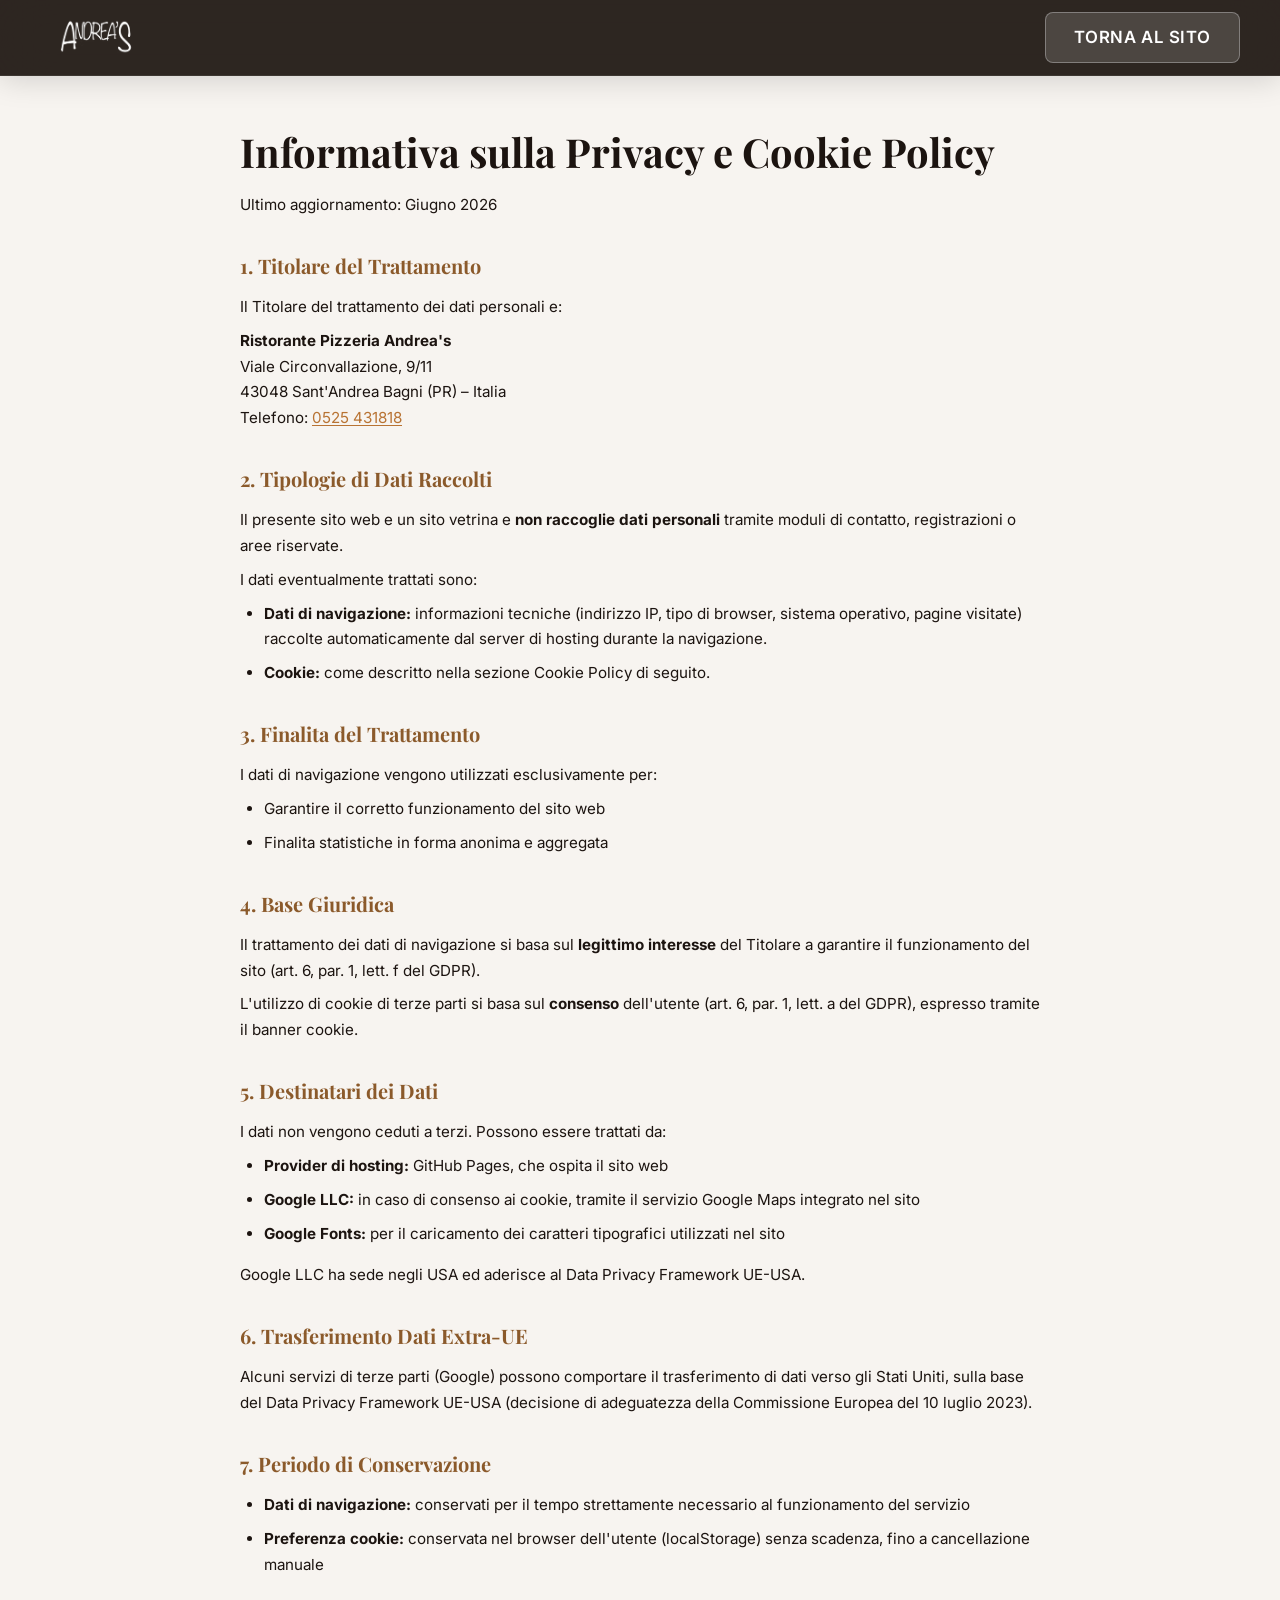
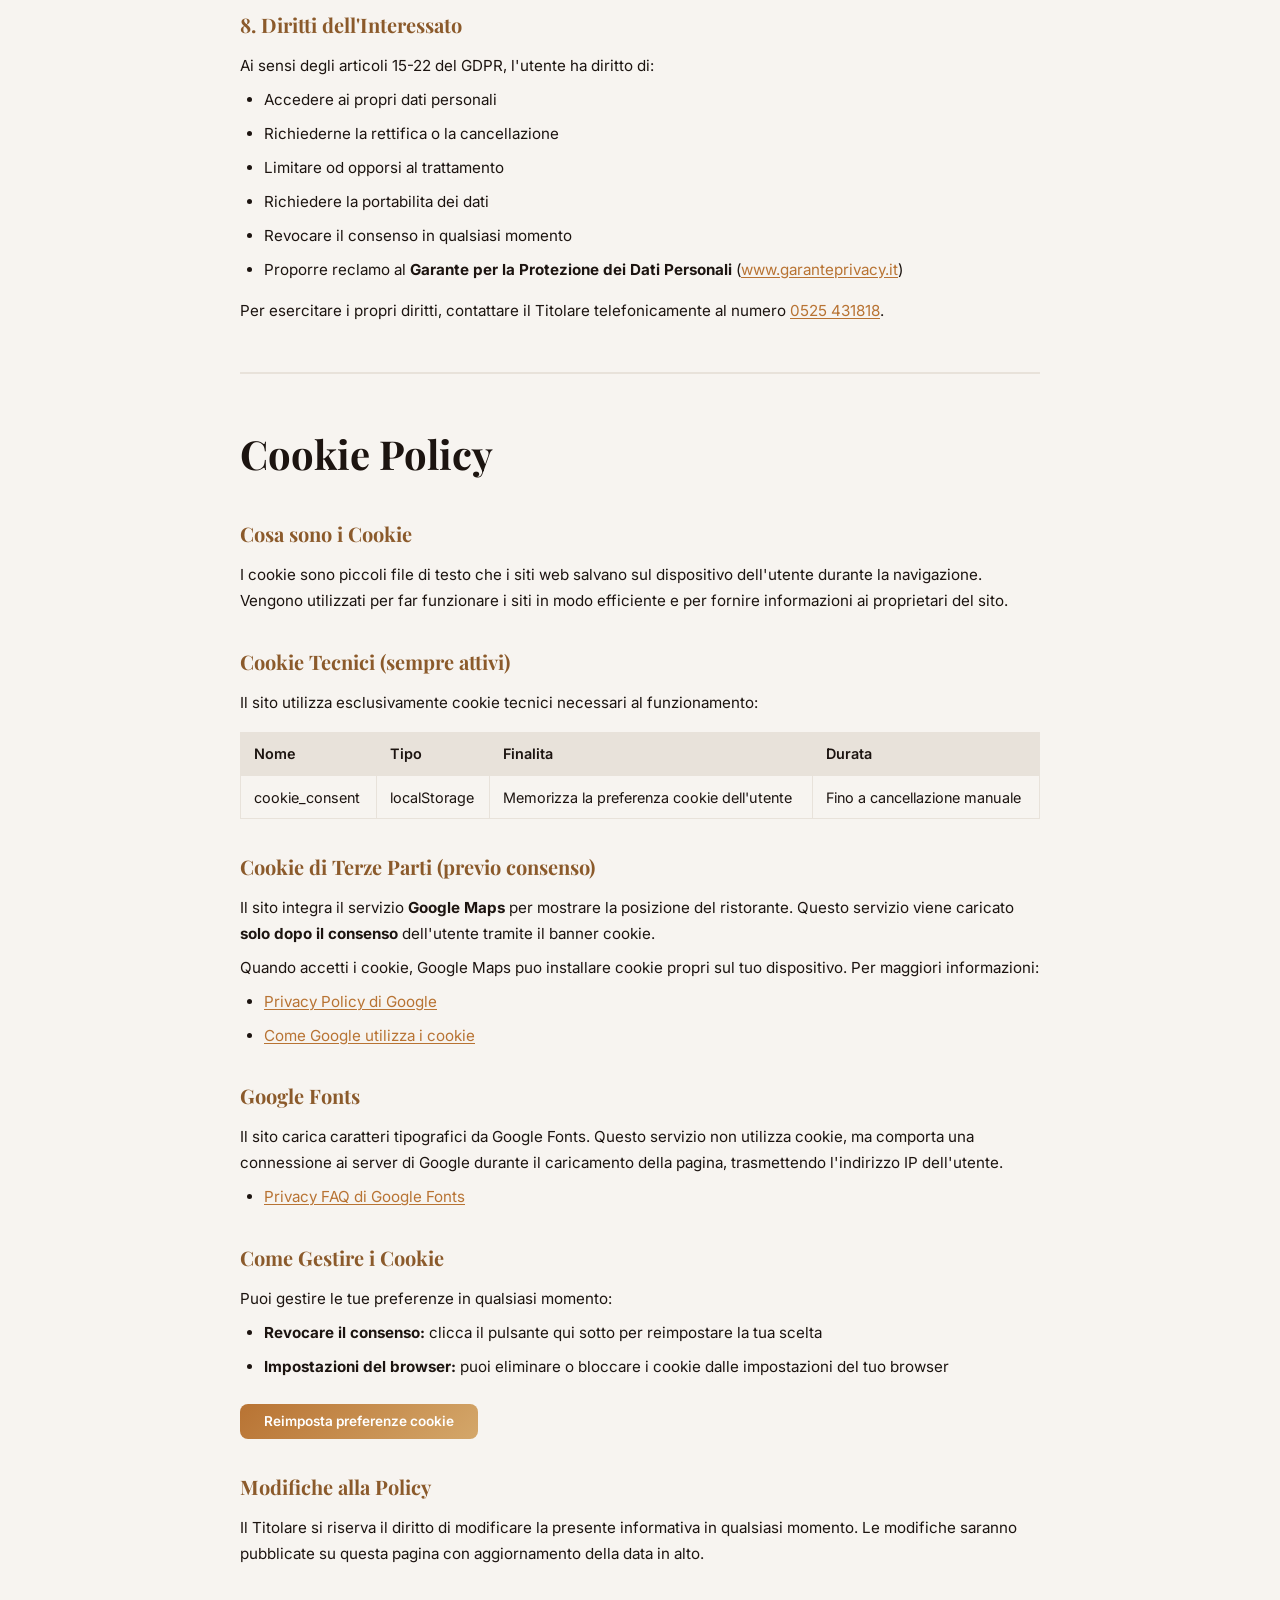
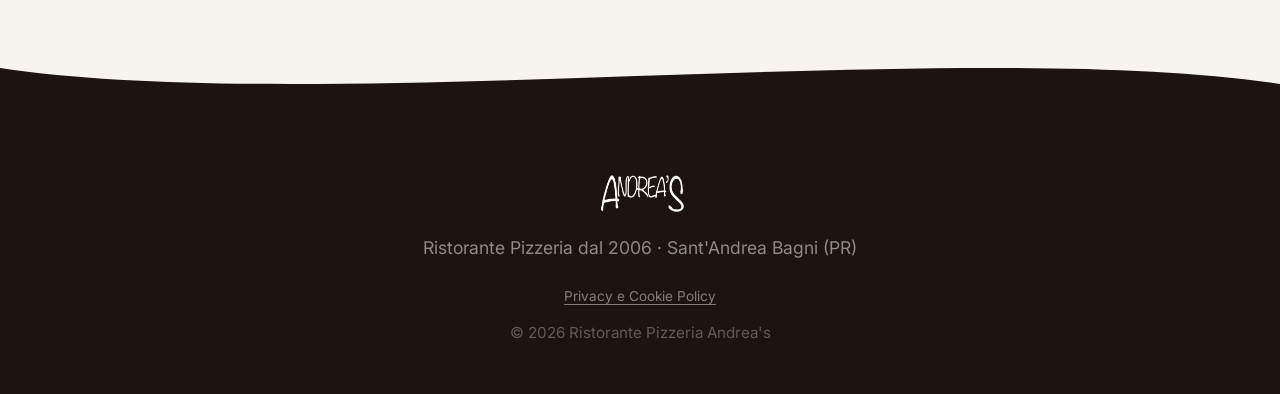
<file: privacy.html>
<!DOCTYPE html>
<html lang="it">
<head>
  <meta charset="UTF-8">
  <meta name="viewport" content="width=device-width, initial-scale=1.0">
  <title>Privacy e Cookie Policy – Ristorante Pizzeria Andrea's</title>
  <meta name="description" content="Informativa sulla privacy e cookie policy del Ristorante Pizzeria Andrea's a Sant'Andrea Bagni (PR).">
  <meta name="robots" content="noindex, nofollow">
  <meta name="theme-color" content="#B87333">
  <link rel="icon" href="data:image/svg+xml,<svg xmlns='http://www.w3.org/2000/svg' viewBox='0 0 100 100'><text y='.9em' font-size='90'>🍕</text></svg>">
  <link rel="preconnect" href="https://fonts.googleapis.com">
  <link rel="preconnect" href="https://fonts.gstatic.com" crossorigin>
  <link href="https://fonts.googleapis.com/css2?family=Playfair+Display:wght@700&family=Inter:wght@300;400;500;600;700&display=swap" rel="stylesheet">
  <link rel="stylesheet" href="style.css">
</head>
<body>

  <!-- Navigation -->
  <nav class="floating-nav scrolled" id="navbar">
    <div class="nav-container">
      <a href="index.html" class="nav-logo">
        <img src="images/logo.png" alt="Andrea's" class="nav-logo-img">
      </a>
      <div class="nav-right">
        <a href="index.html" class="nav-cta">Torna al sito</a>
      </div>
    </div>
  </nav>

  <main class="main-container privacy-page">

    <section class="privacy-section">
      <h1>Informativa sulla Privacy e Cookie Policy</h1>
      <p class="privacy-update">Ultimo aggiornamento: Giugno 2026</p>

      <h2>1. Titolare del Trattamento</h2>
      <p>Il Titolare del trattamento dei dati personali e:</p>
      <p>
        <strong>Ristorante Pizzeria Andrea's</strong><br>
        Viale Circonvallazione, 9/11<br>
        43048 Sant'Andrea Bagni (PR) – Italia<br>
        Telefono: <a href="tel:+390525431818">0525 431818</a>
      </p>

      <h2>2. Tipologie di Dati Raccolti</h2>
      <p>Il presente sito web e un sito vetrina e <strong>non raccoglie dati personali</strong> tramite moduli di contatto, registrazioni o aree riservate.</p>
      <p>I dati eventualmente trattati sono:</p>
      <ul>
        <li><strong>Dati di navigazione:</strong> informazioni tecniche (indirizzo IP, tipo di browser, sistema operativo, pagine visitate) raccolte automaticamente dal server di hosting durante la navigazione.</li>
        <li><strong>Cookie:</strong> come descritto nella sezione Cookie Policy di seguito.</li>
      </ul>

      <h2>3. Finalita del Trattamento</h2>
      <p>I dati di navigazione vengono utilizzati esclusivamente per:</p>
      <ul>
        <li>Garantire il corretto funzionamento del sito web</li>
        <li>Finalita statistiche in forma anonima e aggregata</li>
      </ul>

      <h2>4. Base Giuridica</h2>
      <p>Il trattamento dei dati di navigazione si basa sul <strong>legittimo interesse</strong> del Titolare a garantire il funzionamento del sito (art. 6, par. 1, lett. f del GDPR).</p>
      <p>L'utilizzo di cookie di terze parti si basa sul <strong>consenso</strong> dell'utente (art. 6, par. 1, lett. a del GDPR), espresso tramite il banner cookie.</p>

      <h2>5. Destinatari dei Dati</h2>
      <p>I dati non vengono ceduti a terzi. Possono essere trattati da:</p>
      <ul>
        <li><strong>Provider di hosting:</strong> GitHub Pages, che ospita il sito web</li>
        <li><strong>Google LLC:</strong> in caso di consenso ai cookie, tramite il servizio Google Maps integrato nel sito</li>
        <li><strong>Google Fonts:</strong> per il caricamento dei caratteri tipografici utilizzati nel sito</li>
      </ul>
      <p>Google LLC ha sede negli USA ed aderisce al Data Privacy Framework UE-USA.</p>

      <h2>6. Trasferimento Dati Extra-UE</h2>
      <p>Alcuni servizi di terze parti (Google) possono comportare il trasferimento di dati verso gli Stati Uniti, sulla base del Data Privacy Framework UE-USA (decisione di adeguatezza della Commissione Europea del 10 luglio 2023).</p>

      <h2>7. Periodo di Conservazione</h2>
      <ul>
        <li><strong>Dati di navigazione:</strong> conservati per il tempo strettamente necessario al funzionamento del servizio</li>
        <li><strong>Preferenza cookie:</strong> conservata nel browser dell'utente (localStorage) senza scadenza, fino a cancellazione manuale</li>
      </ul>

      <h2>8. Diritti dell'Interessato</h2>
      <p>Ai sensi degli articoli 15-22 del GDPR, l'utente ha diritto di:</p>
      <ul>
        <li>Accedere ai propri dati personali</li>
        <li>Richiederne la rettifica o la cancellazione</li>
        <li>Limitare od opporsi al trattamento</li>
        <li>Richiedere la portabilita dei dati</li>
        <li>Revocare il consenso in qualsiasi momento</li>
        <li>Proporre reclamo al <strong>Garante per la Protezione dei Dati Personali</strong> (<a href="https://www.garanteprivacy.it" target="_blank" rel="noopener noreferrer">www.garanteprivacy.it</a>)</li>
      </ul>
      <p>Per esercitare i propri diritti, contattare il Titolare telefonicamente al numero <a href="tel:+390525431818">0525 431818</a>.</p>

      <hr class="privacy-divider">

      <h1 id="cookie-policy">Cookie Policy</h1>

      <h2>Cosa sono i Cookie</h2>
      <p>I cookie sono piccoli file di testo che i siti web salvano sul dispositivo dell'utente durante la navigazione. Vengono utilizzati per far funzionare i siti in modo efficiente e per fornire informazioni ai proprietari del sito.</p>

      <h2>Cookie Tecnici (sempre attivi)</h2>
      <p>Il sito utilizza esclusivamente cookie tecnici necessari al funzionamento:</p>
      <table class="cookie-table">
        <thead>
          <tr>
            <th>Nome</th>
            <th>Tipo</th>
            <th>Finalita</th>
            <th>Durata</th>
          </tr>
        </thead>
        <tbody>
          <tr>
            <td>cookie_consent</td>
            <td>localStorage</td>
            <td>Memorizza la preferenza cookie dell'utente</td>
            <td>Fino a cancellazione manuale</td>
          </tr>
        </tbody>
      </table>

      <h2>Cookie di Terze Parti (previo consenso)</h2>
      <p>Il sito integra il servizio <strong>Google Maps</strong> per mostrare la posizione del ristorante. Questo servizio viene caricato <strong>solo dopo il consenso</strong> dell'utente tramite il banner cookie.</p>
      <p>Quando accetti i cookie, Google Maps puo installare cookie propri sul tuo dispositivo. Per maggiori informazioni:</p>
      <ul>
        <li><a href="https://policies.google.com/privacy" target="_blank" rel="noopener noreferrer">Privacy Policy di Google</a></li>
        <li><a href="https://policies.google.com/technologies/cookies" target="_blank" rel="noopener noreferrer">Come Google utilizza i cookie</a></li>
      </ul>

      <h2>Google Fonts</h2>
      <p>Il sito carica caratteri tipografici da Google Fonts. Questo servizio non utilizza cookie, ma comporta una connessione ai server di Google durante il caricamento della pagina, trasmettendo l'indirizzo IP dell'utente.</p>
      <ul>
        <li><a href="https://developers.google.com/fonts/faq/privacy" target="_blank" rel="noopener noreferrer">Privacy FAQ di Google Fonts</a></li>
      </ul>

      <h2>Come Gestire i Cookie</h2>
      <p>Puoi gestire le tue preferenze in qualsiasi momento:</p>
      <ul>
        <li><strong>Revocare il consenso:</strong> clicca il pulsante qui sotto per reimpostare la tua scelta</li>
        <li><strong>Impostazioni del browser:</strong> puoi eliminare o bloccare i cookie dalle impostazioni del tuo browser</li>
      </ul>
      <div class="cookie-reset-wrap">
        <button class="cookie-btn cookie-btn-accept" id="cookieReset">Reimposta preferenze cookie</button>
      </div>

      <h2>Modifiche alla Policy</h2>
      <p>Il Titolare si riserva il diritto di modificare la presente informativa in qualsiasi momento. Le modifiche saranno pubblicate su questa pagina con aggiornamento della data in alto.</p>
    </section>

  </main>

  <!-- Wave separator before footer -->
  <div class="wave-separator">
    <svg viewBox="0 0 1440 100" preserveAspectRatio="none">
      <path d="M0,40 C360,100 1080,0 1440,60 L1440,100 L0,100 Z" fill="#1C1410"/>
    </svg>
  </div>

  <!-- Footer -->
  <footer class="footer">
    <div class="footer-inner">
      <img src="images/logo.png" alt="Andrea's" class="footer-logo-img">
      <p>Ristorante Pizzeria dal 2006 · Sant'Andrea Bagni (PR)</p>
      <div class="footer-links">
        <a href="privacy.html">Privacy e Cookie Policy</a>
      </div>
      <span class="footer-copy">&copy; <span id="copyrightYear"></span> Ristorante Pizzeria Andrea's</span>
    </div>
  </footer>

  <script>
    // Copyright year
    var y = document.getElementById('copyrightYear');
    if (y) y.textContent = new Date().getFullYear();

    // Cookie reset button
    var resetBtn = document.getElementById('cookieReset');
    if (resetBtn) {
      resetBtn.addEventListener('click', function() {
        try { localStorage.removeItem('cookie_consent'); } catch(e) {}
        alert('Preferenze cookie reimpostate. Il banner apparira al prossimo caricamento della pagina principale.');
      });
    }
  </script>
</body>
</html>
</file>
<file: style.css>
/* ========== RESET & BASE ========== */
* { margin: 0; padding: 0; box-sizing: border-box; }

:root {
  --primary: #B87333;
  --primary-dark: #8B5A2B;
  --primary-light: #D4A76A;
  --accent: #C49A6C;
  --dark: #1C1410;
  --dark-soft: #2A1F17;
  --gray: #7A7068;
  --gray-light: #E8E2DA;
  --light: #F7F4F0;
  --white: #FFFFFF;
  --olive: #6B7B3A;
  --shadow-sm: 0 2px 8px rgba(0,0,0,0.06);
  --shadow-md: 0 4px 20px rgba(0,0,0,0.10);
  --shadow-lg: 0 8px 32px rgba(0,0,0,0.14);
  --shadow-xl: 0 16px 48px rgba(0,0,0,0.18);
  --gradient-primary: linear-gradient(135deg, var(--primary) 0%, var(--primary-light) 100%);
  --gradient-dark: linear-gradient(135deg, #1C1410 0%, #2A1F17 100%);
  --transition: all 0.3s cubic-bezier(0.4, 0, 0.2, 1);
}

html { scroll-behavior: smooth; overflow-x: hidden; }

body {
  font-family: 'Inter', sans-serif;
  line-height: 1.6;
  color: var(--dark);
  background: var(--light);
  overflow-x: hidden;
  overflow-y: auto;
}

a { text-decoration: none; color: inherit; transition: var(--transition); }

.main-container {
  max-width: 1400px;
  margin: 0 auto;
  padding: 0 1.5rem;
}

/* ========== FLOATING NAV ========== */
.floating-nav {
  position: fixed;
  top: 0;
  left: 0;
  right: 0;
  z-index: 1000;
  transition: background 0.4s ease, box-shadow 0.4s ease, border-color 0.4s ease;
}

.nav-container {
  background: transparent;
  padding: 1rem 2.5rem;
  display: flex;
  justify-content: space-between;
  align-items: center;
  border-bottom: 1px solid transparent;
  transition: background 0.4s ease, padding 0.4s ease, border-color 0.4s ease, box-shadow 0.4s ease;
}

/* Scrolled state: frosted glass */
.floating-nav.scrolled .nav-container {
  background: rgba(28,20,16,0.92);
  backdrop-filter: blur(24px);
  -webkit-backdrop-filter: blur(24px);
  padding: 0.65rem 2.5rem;
  border-bottom: 1px solid rgba(255,255,255,0.08);
  box-shadow: 0 4px 30px rgba(0,0,0,0.15);
}

/* ---- Logo ---- */
.nav-logo {
  display: flex;
  align-items: center;
  gap: 0.6rem;
  cursor: pointer;
  text-decoration: none;
}

.nav-logo-icon {
  font-size: 1.2rem;
  display: flex;
  align-items: center;
  justify-content: center;
  width: 34px;
  height: 34px;
  background: rgba(255,255,255,0.15);
  border: 1px solid rgba(255,255,255,0.25);
  border-radius: 10px;
  line-height: 1;
  transition: var(--transition);
}

.floating-nav.scrolled .nav-logo-icon {
  background: rgba(255,255,255,0.2);
  border-color: rgba(255,255,255,0.3);
}

.nav-logo-img {
  height: 70px;
  width: auto;
  display: block;
  filter: brightness(0) invert(1);
  transition: opacity 0.3s ease, transform 0.3s ease, height 0.3s ease;
}

.floating-nav.scrolled .nav-logo-img {
  height: 54px;
}

.nav-logo:hover .nav-logo-img { opacity: 0.85; transform: scale(1.03); }

/* ---- Nav links ---- */
.nav-menu {
  display: none;
  list-style: none;
  align-items: center;
  gap: 0.25rem;
}

.nav-menu li a {
  color: rgba(255,255,255,0.75);
  font-weight: 600;
  font-size: 0.88rem;
  padding: 0.5rem 0.85rem;
  border-radius: 8px;
  white-space: nowrap;
  display: flex;
  align-items: center;
  gap: 0.5rem;
  transition: var(--transition);
  position: relative;
  text-transform: uppercase;
  letter-spacing: 0.08em;
}

.floating-nav.scrolled .nav-menu li a {
  color: rgba(255,255,255,0.75);
}

.nav-icon { font-size: 1.1rem; display: none; }

.nav-menu li a::after {
  content: '';
  position: absolute;
  bottom: 2px;
  left: 50%;
  width: 0;
  height: 2px;
  background: var(--white);
  border-radius: 2px;
  transition: width 0.3s ease, left 0.3s ease, background 0.4s ease;
}

.floating-nav.scrolled .nav-menu li a::after {
  background: var(--white);
}

.nav-menu li a:hover {
  color: var(--white);
  background: rgba(255,255,255,0.1);
}

.floating-nav.scrolled .nav-menu li a:hover {
  color: var(--white);
  background: rgba(255,255,255,0.1);
}

.nav-menu li a.active {
  color: var(--white);
}

.floating-nav.scrolled .nav-menu li a.active {
  color: var(--white);
}

.nav-menu li a:hover::after,
.nav-menu li a.active::after {
  width: 50%;
  left: 25%;
}

/* ---- CTA ---- */
.nav-right {
  display: flex;
  align-items: center;
  gap: 1rem;
}

.nav-cta {
  display: inline-flex;
  align-items: center;
  gap: 0.4rem;
  background: rgba(255,255,255,0.15) !important;
  border: 1px solid rgba(255,255,255,0.3);
  color: var(--white) !important;
  font-weight: 600 !important;
  padding: 0.55rem 1.3rem;
  border-radius: 8px;
  font-size: 0.8rem;
  letter-spacing: 0.04em;
  text-transform: uppercase;
  box-shadow: none;
  transition: var(--transition);
  text-decoration: none;
}

.floating-nav.scrolled .nav-cta {
  background: rgba(255,255,255,0.15) !important;
  border-color: rgba(255,255,255,0.3);
  color: var(--white) !important;
  box-shadow: none;
}

.nav-cta:hover {
  transform: translateY(-2px);
  background: rgba(255,255,255,0.25) !important;
}

.floating-nav.scrolled .nav-cta:hover {
  background: rgba(255,255,255,0.25) !important;
  border-color: rgba(255,255,255,0.4);
}

.menu-toggle {
  display: flex;
  flex-direction: column;
  gap: 5px;
  background: none;
  border: none;
  cursor: pointer;
  padding: 0.5rem;
  z-index: 10;
}

.menu-toggle span {
  width: 24px;
  height: 2.5px;
  background: var(--white);
  border-radius: 3px;
  transition: var(--transition);
}

.floating-nav.scrolled .menu-toggle span {
  background: var(--white);
}

.menu-toggle.active span:nth-child(1) { transform: translateY(7.5px) rotate(45deg); background: var(--primary); }
.menu-toggle.active span:nth-child(2) { opacity: 0; }
.menu-toggle.active span:nth-child(3) { transform: translateY(-7.5px) rotate(-45deg); background: var(--primary); }

@media (min-width: 1100px) {
  .nav-menu { display: flex; }
  .nav-icon { display: none; }
  .menu-toggle { display: none; }
  .mobile-only { display: none; }
  .nav-right .nav-cta { padding: 0.7rem 1.8rem; font-size: 1.05rem; }
}

@media (max-width: 1099px) {
  .nav-menu {
    flex-basis: 100%;
    display: flex;
    flex-direction: column;
    position: absolute;
    top: 100%;
    left: 0; right: 0;
    background: rgba(28,20,16,0.85);
    backdrop-filter: blur(24px);
    -webkit-backdrop-filter: blur(24px);
    border-radius: 0 0 16px 16px;
    padding: 0.5rem 1.5rem;
    box-shadow: 0 8px 32px rgba(0,0,0,0.2);
    border-top: 1px solid rgba(255,255,255,0.08);
    opacity: 0;
    visibility: hidden;
    pointer-events: none;
    transform: translateY(-10px);
    transition: opacity 0.25s, transform 0.25s, visibility 0.25s;
  }
  .nav-menu.active {
    opacity: 1; visibility: visible; pointer-events: all; transform: translateY(0);
  }
  .nav-menu li { width: 100%; }
  .nav-menu li + li::before { display: none; }
  .nav-menu li a {
    display: flex; align-items: center; gap: 0.75rem;
    width: 100%; padding: 0.9rem 1.25rem; font-size: 1.05rem;
    border-radius: 12px; font-weight: 600;
    color: rgba(255,255,255,0.8);
    text-transform: none;
    letter-spacing: 0;
  }
  .nav-menu li a:hover { color: var(--white); background: rgba(255,255,255,0.1); }
  .nav-icon { display: inline-flex; font-size: 1.2rem; }
  .nav-right .nav-cta { display: none; }
}

/* ========== HERO ========== */
.hero-fullscreen {
  position: relative;
  min-height: 100vh;
  display: flex;
  align-items: center;
  justify-content: center;
  overflow: hidden;
  background: var(--dark);
}

.hero-background {
  position: absolute;
  inset: 0;
  background: url('images/hero.png') center/cover no-repeat;
  will-change: transform;
}

.hero-overlay {
  position: absolute;
  inset: 0;
  background:
    linear-gradient(180deg, rgba(28,20,16,0.55) 0%, rgba(28,20,16,0.35) 40%, rgba(28,20,16,0.65) 100%),
    radial-gradient(circle at 30% 50%, rgba(184,115,51,0.15) 0%, transparent 50%);
}

.hero-content-wrapper {
  position: relative;
  z-index: 2;
  text-align: center;
  padding: 8rem 2rem 4rem;
  max-width: 850px;
  margin: 0 auto;
}

.hero-badge {
  display: inline-block;
  background: rgba(255,255,255,0.18);
  backdrop-filter: blur(10px);
  color: var(--white);
  padding: 0.5rem 1.5rem;
  border-radius: 50px;
  font-size: 0.88rem;
  font-weight: 500;
  margin-bottom: 2rem;
  border: 1px solid rgba(255,255,255,0.25);
  animation: fadeInDown 0.8s ease-out;
}

.hero-title {
  font-family: 'Playfair Display', serif;
  font-size: clamp(2.8rem, 9vw, 5.5rem);
  font-weight: 700;
  color: var(--white);
  margin-bottom: 1.5rem;
  line-height: 1.1;
  text-shadow: 0 2px 20px rgba(0,0,0,0.3);
}

.hero-title-line {
  display: block;
  animation: fadeInUp 0.8s ease-out;
}

.hero-title-line:nth-child(2) { animation-delay: 0.2s; }

.hero-title-main {
  background: linear-gradient(135deg, #fff 0%, rgba(255,255,255,0.7) 100%);
  -webkit-background-clip: text;
  -webkit-text-fill-color: transparent;
  background-clip: text;
}

.hero-subtitle {
  font-size: clamp(1rem, 2vw, 1.25rem);
  color: rgba(255,255,255,0.9);
  margin-bottom: 2.5rem;
  max-width: 600px;
  margin-left: auto;
  margin-right: auto;
  animation: fadeInUp 0.8s ease-out 0.4s backwards;
  text-shadow: 0 1px 8px rgba(0,0,0,0.3);
}

.hero-actions {
  display: flex;
  gap: 1rem;
  justify-content: center;
  flex-wrap: wrap;
  margin-bottom: 2.5rem;
  animation: fadeInUp 0.8s ease-out 0.6s backwards;
}

.btn-hero-primary,
.btn-hero-secondary {
  display: inline-flex;
  align-items: center;
  gap: 0.6rem;
  padding: 0.9rem 2.2rem;
  border-radius: 50px;
  font-weight: 600;
  font-size: 1rem;
  transition: var(--transition);
  box-shadow: var(--shadow-md);
}

.btn-hero-primary {
  background: var(--white);
  color: var(--primary-dark);
  position: relative;
  overflow: hidden;
}

.btn-hero-primary::after {
  content: '';
  position: absolute;
  top: 0; left: -100%;
  width: 100%; height: 100%;
  background: linear-gradient(90deg, transparent, rgba(184,115,51,0.15), transparent);
  transition: left 0.5s ease;
}

.btn-hero-primary:hover::after {
  left: 100%;
}

.btn-hero-primary:hover {
  transform: translateY(-3px);
  box-shadow: var(--shadow-xl);
}

.btn-hero-secondary {
  background: rgba(255,255,255,0.12);
  backdrop-filter: blur(10px);
  color: var(--white);
  border: 2px solid rgba(255,255,255,0.3);
}

.btn-hero-secondary:hover {
  background: rgba(255,255,255,0.22);
  transform: translateY(-3px);
}

.hero-info {
  display: flex;
  gap: 1.25rem;
  justify-content: center;
  flex-wrap: wrap;
  animation: fadeInUp 0.8s ease-out 0.8s backwards;
}

.info-item {
  display: flex;
  align-items: center;
  gap: 0.75rem;
  background: rgba(255,255,255,0.1);
  backdrop-filter: blur(10px);
  padding: 1rem 1.5rem;
  border-radius: 20px;
  border: 1px solid rgba(255,255,255,0.15);
  text-decoration: none;
  cursor: pointer;
}

.info-icon { font-size: 1.6rem; }

.info-text {
  display: flex;
  flex-direction: column;
  align-items: flex-start;
  color: var(--white);
  text-align: left;
}

.info-text strong { font-size: 1rem; font-weight: 700; }
.info-text span { font-size: 0.82rem; opacity: 0.75; }

.scroll-indicator {
  position: absolute;
  bottom: 1.5rem;
  left: 50%;
  transform: translateX(-50%);
  display: flex;
  flex-direction: column;
  align-items: center;
  gap: 0.5rem;
  color: var(--white);
  font-size: 0.82rem;
  animation: bounce 2s infinite;
  z-index: 2;
}

.scroll-arrow {
  width: 20px;
  height: 20px;
  border-right: 2px solid var(--white);
  border-bottom: 2px solid var(--white);
  transform: rotate(45deg);
}

/* ========== TOP PICKS ========== */
.top-picks-section {
  padding: 5rem 0;
  text-align: center;
}

.top-picks-section h2 {
  font-family: 'Playfair Display', serif;
  font-size: clamp(1.8rem, 4vw, 2.8rem);
  color: var(--dark);
  margin-bottom: 0.75rem;
}

.section-subtitle {
  color: var(--gray);
  font-size: 1.05rem;
  margin-bottom: 2.5rem;
  max-width: 550px;
  margin-left: auto;
  margin-right: auto;
}

.top-picks-grid {
  display: grid;
  grid-template-columns: repeat(auto-fit, minmax(250px, 1fr));
  gap: 1.5rem;
  margin-top: 2rem;
}

.pick-card {
  background: var(--white);
  padding: 0;
  border-radius: 24px;
  box-shadow: var(--shadow-sm);
  transition: var(--transition);
  border: 2px solid transparent;
  position: relative;
  overflow: hidden;
  display: flex;
  flex-direction: column;
  color: inherit;
  text-decoration: none;
  cursor: pointer;
}

.pick-card-cta {
  display: inline-flex;
  align-items: center;
  gap: 0.3rem;
  margin: 0 1.75rem 1.75rem;
  margin-top: auto;
  font-size: 0.8rem;
  font-weight: 700;
  color: var(--primary);
  letter-spacing: 0.04em;
  text-transform: uppercase;
  opacity: 0;
  transform: translateY(4px);
  transition: opacity 0.25s ease, transform 0.25s ease;
}

.pick-card:hover .pick-card-cta {
  opacity: 1;
  transform: translateY(0);
}

.pick-card:hover {
  transform: translateY(-8px);
  box-shadow: var(--shadow-lg);
  border-color: var(--primary);
}

.pick-image {
  height: 200px;
  overflow: hidden;
}

.pick-image img {
  width: 100%;
  height: 100%;
  object-fit: cover;
  transition: transform 0.5s cubic-bezier(0.4, 0, 0.2, 1);
}

.pick-card:hover .pick-image img {
  transform: scale(1.08);
}

.pick-card h3 {
  font-size: 1.25rem;
  color: var(--dark);
  margin-bottom: 0.75rem;
  font-weight: 700;
  padding: 1.5rem 1.75rem 0;
}

.pick-card p {
  color: var(--gray);
  line-height: 1.65;
  margin-bottom: 0.5rem;
  font-size: 0.92rem;
  padding: 0 1.75rem;
}

.pick-link {
  color: var(--primary);
  font-weight: 600;
  display: inline-flex;
  align-items: center;
  gap: 0.4rem;
  font-size: 0.92rem;
}

.pick-link:hover { gap: 0.8rem; }

/* ========== STATS SECTION ========== */
.stats-section {
  background: var(--dark);
  padding: 5.5rem 2rem;
  margin: 0 -1.5rem -1px;
  position: relative;
  overflow: hidden;
  border-top: 1px solid rgba(191, 155, 94, 0.18);
  border-bottom: 1px solid rgba(191, 155, 94, 0.18);
}

/* central radial glow */
.stats-section::before {
  content: '';
  position: absolute;
  inset: 0;
  background: radial-gradient(ellipse 70% 120% at 50% 50%, rgba(191,155,94,0.07) 0%, transparent 70%);
  pointer-events: none;
}

.stats-decoration {
  position: absolute;
  top: 50%;
  transform: translateY(-50%);
  width: 180px;
  height: 1px;
  background: linear-gradient(90deg, transparent, var(--primary-light), transparent);
  opacity: 0.25;
}
.stats-decoration-left { left: 4%; }
.stats-decoration-right { right: 4%; }

.stats-grid {
  display: flex;
  justify-content: center;
  align-items: center;
  gap: 0;
  flex-wrap: wrap;
  max-width: 1000px;
  margin: 0 auto;
  position: relative;
}

.stat-divider {
  width: 1px;
  height: 90px;
  background: linear-gradient(180deg, transparent, rgba(191,155,94,0.5), transparent);
  flex-shrink: 0;
  margin: 0 1rem;
}

.stat-item {
  text-align: center;
  display: flex;
  flex-direction: column;
  align-items: center;
  position: relative;
  padding: 2rem 3.5rem;
  border-radius: 16px;
  transition: transform 0.35s ease, background 0.35s ease, box-shadow 0.35s ease;
  cursor: default;
}

.stat-item:hover {
  transform: translateY(-6px);
  background: rgba(191,155,94,0.05);
  box-shadow: 0 8px 40px rgba(191,155,94,0.1), inset 0 0 0 1px rgba(191,155,94,0.12);
}

/* icon ring container */
.stat-icon {
  display: flex;
  align-items: center;
  justify-content: center;
  width: 56px;
  height: 56px;
  border-radius: 50%;
  border: 1px solid rgba(191,155,94,0.35);
  background: rgba(191,155,94,0.06);
  color: var(--primary-light);
  margin-bottom: 1.2rem;
  opacity: 0.85;
  transition: opacity 0.35s ease, border-color 0.35s ease, box-shadow 0.35s ease, background 0.35s ease;
}

.stat-item:hover .stat-icon {
  opacity: 1;
  border-color: rgba(191,155,94,0.75);
  background: rgba(191,155,94,0.12);
  box-shadow: 0 0 20px rgba(191,155,94,0.25);
}

.stat-number {
  font-family: 'Playfair Display', serif;
  font-size: clamp(2.8rem, 5vw, 4rem);
  font-weight: 700;
  color: var(--primary-light);
  line-height: 1;
  letter-spacing: -0.01em;
  text-shadow: 0 0 35px rgba(191, 155, 94, 0.35);
  transition: text-shadow 0.35s ease;
}

.stat-item:hover .stat-number {
  text-shadow: 0 0 50px rgba(191, 155, 94, 0.6);
}

.stat-number-wrap {
  display: inline-flex;
  align-items: baseline;
}

.stat-suffix {
  font-family: 'Playfair Display', serif;
  font-size: clamp(1.5rem, 3vw, 2.2rem);
  font-weight: 700;
  color: var(--primary-light);
  margin-left: 0.15rem;
  text-shadow: 0 0 35px rgba(191, 155, 94, 0.35);
}

.stat-label {
  font-size: 0.78rem;
  color: rgba(255,255,255,0.55);
  margin-top: 0.75rem;
  font-weight: 400;
  letter-spacing: 0.12em;
  text-transform: uppercase;
  transition: color 0.35s ease;
}

.stat-item:hover .stat-label {
  color: rgba(191,155,94,0.8);
}

/* ========== MENU SECTIONS ========== */
main { padding: 1rem 0; }

.menu-section {
  margin-bottom: 4rem;
}


#antipasti {
  margin-top: 4rem;
}

.menu-section h2 {
  font-family: 'Playfair Display', serif;
  font-size: clamp(1.8rem, 4vw, 2.5rem);
  color: var(--dark);
  margin-bottom: 2rem;
  position: relative;
  display: inline-block;
}

.menu-section h2::after {
  content: '';
  position: absolute;
  bottom: -6px;
  left: 0;
  width: 60%;
  height: 3px;
  background: var(--gradient-primary);
  border-radius: 2px;
}

.menu-grid {
  display: grid;
  grid-template-columns: repeat(auto-fill, minmax(300px, 1fr));
  gap: 1.25rem;
}

@media (min-width: 1025px) {
  .menu-grid { grid-template-columns: repeat(3, 1fr); gap: 1.5rem; }
}

.menu-item {
  background: var(--white);
  padding: 1.5rem 1.75rem;
  border-radius: 20px;
  box-shadow: var(--shadow-sm);
  transition: var(--transition);
  border: 2px solid transparent;
  position: relative;
  overflow: hidden;
}

.menu-item::before {
  content: '';
  position: absolute;
  top: 0; left: 0;
  width: 4px; height: 0;
  background: var(--gradient-primary);
  transition: var(--transition);
}

.menu-item:hover {
  transform: translateY(-6px) scale(1.01);
  box-shadow: var(--shadow-md);
  border-color: var(--primary-light);
}

.menu-item:hover::before { height: 100%; }

.item-header {
  display: flex;
  justify-content: space-between;
  align-items: flex-start;
  margin-bottom: 0.6rem;
  gap: 0.75rem;
}

.item-header h3 {
  font-size: 1.15rem;
  color: var(--dark);
  font-weight: 600;
  line-height: 1.3;
}

.price {
  font-size: 1.3rem;
  font-weight: 700;
  color: var(--primary);
  white-space: nowrap;
  flex-shrink: 0;
}

.badge {
  display: inline-block;
  background: var(--gradient-primary);
  color: var(--white);
  padding: 0.2rem 0.65rem;
  border-radius: 12px;
  font-size: 0.7rem;
  font-weight: 600;
  flex-shrink: 0;
  margin-top: 0.5rem;
}

.ingredients {
  color: var(--gray);
  font-size: 0.9rem;
  line-height: 1.6;
}

.aic-chip {
  display: inline-block;
  padding: 0.15rem 0.55rem;
  margin-right: 0.4rem;
  background: var(--primary);
  color: #fff;
  border-radius: 4px;
  font-size: 0.72rem;
  font-weight: 600;
  letter-spacing: 0.05em;
  vertical-align: middle;
  text-transform: uppercase;
}

.menu-note {
  margin-top: 1.5rem;
  margin-bottom: 2rem;
  padding: 1rem 1.5rem;
  background: var(--white);
  border-radius: 16px;
  border: 2px dashed var(--primary-light);
  font-size: 0.9rem;
  color: var(--gray);
  text-align: center;
}

/* ========== SECTION SEPARATOR ========== */
.section-divider {
  display: flex;
  align-items: center;
  justify-content: center;
  margin: 3rem auto;
  max-width: 300px;
}

.section-divider::before,
.section-divider::after {
  content: '';
  flex: 1;
  height: 1px;
  background: var(--gray-light);
}

.section-divider span {
  width: 8px;
  height: 8px;
  background: var(--primary);
  transform: rotate(45deg);
  margin: 0 1rem;
  flex-shrink: 0;
}

/* ========== REVIEWS ========== */
.reviews-section {
  padding: 4rem 0;
  text-align: center;
}

.reviews-section h2 {
  font-family: 'Playfair Display', serif;
  font-size: clamp(1.8rem, 4vw, 2.5rem);
  color: var(--dark);
  margin-bottom: 0.75rem;
}

.rating-badge {
  display: inline-flex;
  align-items: center;
  gap: 1rem;
  background: var(--white);
  border-radius: 20px;
  padding: 1rem 2rem;
  box-shadow: var(--shadow-md);
  margin-bottom: 2.5rem;
}

.rating-number {
  font-size: 2.5rem;
  font-weight: 800;
  color: var(--dark);
  font-family: 'Playfair Display', serif;
}

.rating-stars {
  color: var(--primary);
  font-size: 1.15rem;
  letter-spacing: 1px;
}

.rating-count {
  font-size: 0.8rem;
  color: var(--gray);
  display: block;
}

.reviews-grid {
  display: grid;
  grid-template-columns: repeat(auto-fit, minmax(300px, 1fr));
  gap: 1.5rem;
  text-align: left;
}

.review-card {
  background: var(--white);
  padding: 2rem 1.75rem;
  border-radius: 20px;
  box-shadow: var(--shadow-sm);
  transition: var(--transition);
  border: 2px solid transparent;
  position: relative;
}

.review-card::before {
  content: '\201C';
  position: absolute;
  top: 1rem;
  right: 1.5rem;
  font-family: 'Playfair Display', serif;
  font-size: 4rem;
  line-height: 1;
  color: var(--primary);
  opacity: 0.1;
  transition: var(--transition);
}

.review-card:hover {
  transform: translateY(-6px);
  box-shadow: var(--shadow-md);
  border-color: var(--primary-light);
}

.review-card:hover::before {
  opacity: 0.25;
}

.review-stars {
  color: var(--primary);
  font-size: 1rem;
  letter-spacing: 2px;
  margin-bottom: 1rem;
}

.review-card p {
  font-size: 0.92rem;
  color: var(--dark-soft);
  line-height: 1.65;
  font-style: italic;
  margin-bottom: 1.25rem;
}

.review-author {
  display: flex;
  align-items: center;
  gap: 0.75rem;
}

.review-avatar {
  width: 40px; height: 40px;
  background: var(--gradient-primary);
  border-radius: 50%;
  display: flex; align-items: center; justify-content: center;
  color: var(--white);
  font-weight: 700;
  font-size: 0.9rem;
  flex-shrink: 0;
}

.review-author strong { font-size: 0.88rem; display: block; }
.review-author span { font-size: 0.78rem; color: var(--gray); }

/* ========== GALLERY ========== */
.gallery-section {
  padding: 4rem 0;
  text-align: center;
}

.gallery-section h2 {
  font-family: 'Playfair Display', serif;
  font-size: clamp(1.8rem, 4vw, 2.5rem);
  color: var(--dark);
  margin-bottom: 0.75rem;
}

.gallery-grid {
  display: grid;
  grid-template-columns: repeat(3, 1fr);
  grid-auto-rows: 280px;
  gap: 1rem;
  margin-top: 2rem;
}

.gallery-item {
  position: relative;
  border-radius: 16px;
  overflow: hidden;
  cursor: pointer;
  opacity: 0;
  transform: translateY(30px) scale(0.95);
  transition: opacity 0.6s cubic-bezier(0.4, 0, 0.2, 1), transform 0.6s cubic-bezier(0.4, 0, 0.2, 1);
}

.gallery-item.revealed {
  opacity: 1;
  transform: translateY(0) scale(1);
}

.gallery-item--wide {
  grid-column: span 2;
}

.gallery-item--tall {
  grid-row: span 2;
}

.gallery-item img {
  width: 100%;
  height: 100%;
  object-fit: cover;
  transition: transform 0.5s cubic-bezier(0.4, 0, 0.2, 1);
}

.gallery-item:hover img {
  transform: scale(1.08);
}

.gallery-overlay {
  position: absolute;
  inset: 0;
  background: linear-gradient(to top, rgba(28,20,16,0.7) 0%, transparent 50%);
  opacity: 0;
  transition: opacity 0.4s ease;
  display: flex;
  align-items: flex-end;
  padding: 1.25rem;
}

.gallery-item:hover .gallery-overlay {
  opacity: 1;
}

.gallery-overlay span {
  color: var(--white);
  font-weight: 600;
  font-size: 1rem;
  letter-spacing: 0.02em;
}

/* ========== LIGHTBOX ========== */
.lightbox {
  position: fixed;
  inset: 0;
  z-index: 10000;
  background: rgba(0,0,0,0.92);
  display: flex;
  align-items: center;
  justify-content: center;
  opacity: 0;
  visibility: hidden;
  transition: opacity 0.3s ease, visibility 0.3s ease;
}

.lightbox.active {
  opacity: 1;
  visibility: visible;
}

.lightbox-img {
  max-width: 90vw;
  max-height: 85vh;
  object-fit: contain;
  border-radius: 8px;
  box-shadow: 0 0 60px rgba(0,0,0,0.5);
}

.lightbox-close,
.lightbox-prev,
.lightbox-next {
  position: absolute;
  background: rgba(255,255,255,0.1);
  border: none;
  color: var(--white);
  cursor: pointer;
  transition: var(--transition);
  backdrop-filter: blur(10px);
}

.lightbox-close {
  top: 1.5rem;
  right: 1.5rem;
  font-size: 2rem;
  width: 48px;
  height: 48px;
  border-radius: 50%;
  display: flex;
  align-items: center;
  justify-content: center;
  line-height: 1;
}

.lightbox-prev,
.lightbox-next {
  top: 50%;
  transform: translateY(-50%);
  font-size: 1.5rem;
  width: 48px;
  height: 48px;
  border-radius: 50%;
  display: flex;
  align-items: center;
  justify-content: center;
}

.lightbox-prev { left: 1.5rem; }
.lightbox-next { right: 1.5rem; }

.lightbox-close:hover,
.lightbox-prev:hover,
.lightbox-next:hover {
  background: rgba(255,255,255,0.25);
}

/* ========== FAQ ========== */
.faq-section {
  padding: 4rem 0;
  text-align: center;
}

.faq-section h2 {
  font-family: 'Playfair Display', serif;
  font-size: clamp(1.8rem, 4vw, 2.5rem);
  color: var(--dark);
  margin-bottom: 2rem;
}

.faq-list {
  max-width: 720px;
  margin: 0 auto;
  display: flex;
  flex-direction: column;
  gap: 0.6rem;
  text-align: left;
}

.faq-item {
  background: var(--white);
  border-radius: 16px;
  box-shadow: var(--shadow-sm);
  overflow: hidden;
  border: 2px solid transparent;
  transition: var(--transition);
}

.faq-item.open { border-color: var(--primary); }

.faq-question {
  width: 100%;
  display: flex;
  align-items: center;
  justify-content: space-between;
  padding: 1.1rem 1.5rem;
  background: none;
  border: none;
  cursor: pointer;
  font-family: inherit;
  font-size: 1rem;
  font-weight: 600;
  color: var(--dark);
  text-align: left;
  transition: var(--transition);
}

.faq-question:hover { color: var(--primary); }

.faq-toggle {
  font-size: 1.5rem;
  font-weight: 300;
  color: var(--gray);
  transition: var(--transition);
  flex-shrink: 0;
  width: 28px; height: 28px;
  display: flex; align-items: center; justify-content: center;
}

.faq-item.open .faq-toggle { transform: rotate(45deg); color: var(--primary); }

.faq-answer {
  max-height: 0;
  overflow: hidden;
  transition: max-height 0.3s ease;
}

.faq-item.open .faq-answer { max-height: 300px; }

.faq-answer p {
  padding: 0 1.5rem 1.25rem;
  font-size: 0.92rem;
  color: var(--gray);
  line-height: 1.7;
}

/* ========== CONTACT ========== */
.contact-section {
  padding: 4rem 0;
  text-align: center;
}

.contact-section h2 {
  font-family: 'Playfair Display', serif;
  font-size: clamp(1.8rem, 4vw, 2.5rem);
  color: var(--dark);
  margin-bottom: 0.75rem;
}

.contact-grid {
  display: grid;
  grid-template-columns: 1fr 1fr;
  gap: 2rem;
  margin-top: 2rem;
  text-align: left;
}

.contact-card {
  background: var(--dark);
  color: var(--white);
  border-radius: 24px;
  padding: 2.5rem 2rem;
  display: flex;
  flex-direction: column;
  gap: 1.5rem;
}

.contact-detail {
  display: flex;
  gap: 1rem;
  align-items: flex-start;
}

.contact-icon { font-size: 1.3rem; flex-shrink: 0; margin-top: 2px; }
.contact-detail strong { display: block; font-size: 0.88rem; margin-bottom: 2px; }
.contact-detail p { font-size: 0.85rem; color: rgba(255,255,255,0.65); line-height: 1.5; }
.contact-detail a { font-size: 0.85rem; color: rgba(255,255,255,0.65); }
.contact-detail a:hover { color: var(--white); }

.contact-cta {
  display: inline-flex;
  align-items: center;
  justify-content: center;
  gap: 0.5rem;
  background: var(--gradient-primary);
  color: var(--white);
  padding: 0.9rem 2rem;
  border-radius: 50px;
  font-weight: 600;
  font-size: 1rem;
  margin-top: 0.5rem;
  transition: var(--transition);
  box-shadow: 0 4px 15px rgba(184,115,51,0.3);
}

.contact-cta:hover {
  transform: translateY(-2px);
  box-shadow: 0 6px 25px rgba(184,115,51,0.5);
}

.contact-map {
  border-radius: 24px;
  overflow: hidden;
  box-shadow: var(--shadow-lg);
  min-height: 400px;
}

.contact-map iframe { width: 100%; height: 100%; border: none; }

/* ========== WAVE SEPARATOR ========== */
.wave-separator {
  margin-top: -2px;
  margin-bottom: -2px;
  line-height: 0;
}

.wave-separator svg {
  width: 100%;
  height: 80px;
  display: block;
}

/* ========== FOOTER ========== */
.footer {
  background: var(--dark);
  padding: 3rem 0;
  text-align: center;
}

.footer-inner {
  max-width: 600px;
  margin: 0 auto;
  padding: 0 1.5rem;
}

.footer-logo-img {
  height: 64px;
  width: auto;
  display: block;
  margin: 0 auto 0.5rem;
  filter: brightness(0) invert(1);
}

.footer > .footer-inner > p {
  font-size: 1.1rem;
  color: rgba(255,255,255,0.5);
  margin-bottom: 1.25rem;
}

.footer-social {
  display: flex;
  justify-content: center;
  gap: 1rem;
  margin-bottom: 1.5rem;
}

.footer-social a {
  color: rgba(255,255,255,0.45);
  padding: 0.6rem;
  border: 1px solid rgba(255,255,255,0.1);
  border-radius: 50%;
  display: flex;
  align-items: center;
  justify-content: center;
  transition: var(--transition);
}

.footer-social a:hover {
  color: var(--white);
  border-color: rgba(255,255,255,0.3);
}

.footer-copy {
  font-size: 0.95rem;
  color: rgba(255,255,255,0.3);
}

/* ========== BACK TO TOP ========== */
.back-to-top {
  position: fixed;
  bottom: 6rem;
  right: 2rem;
  z-index: 900;
  width: 44px;
  height: 44px;
  background: var(--white);
  border: 2px solid var(--gray-light);
  border-radius: 50%;
  display: flex;
  align-items: center;
  justify-content: center;
  cursor: pointer;
  color: var(--dark);
  box-shadow: var(--shadow-md);
  transition: var(--transition);
  opacity: 0;
  visibility: hidden;
  transform: translateY(10px);
}

.back-to-top.visible {
  opacity: 1;
  visibility: visible;
  transform: translateY(0);
}

.back-to-top:hover {
  background: var(--primary);
  color: var(--white);
  border-color: var(--primary);
  transform: translateY(-3px);
}

/* ========== ANIMATIONS ========== */
@keyframes fadeInUp {
  from { opacity: 0; transform: translateY(30px); }
  to { opacity: 1; transform: translateY(0); }
}

@keyframes fadeInDown {
  from { opacity: 0; transform: translateY(-20px); }
  to { opacity: 1; transform: translateY(0); }
}

@keyframes bounce {
  0%, 20%, 50%, 80%, 100% { transform: translateX(-50%) translateY(0); }
  40% { transform: translateX(-50%) translateY(-8px); }
  60% { transform: translateX(-50%) translateY(-4px); }
}

.animate-in {
  opacity: 0;
  transform: translateY(40px) scale(0.95);
  transition: opacity 0.6s cubic-bezier(0.4, 0, 0.2, 1), transform 0.6s cubic-bezier(0.4, 0, 0.2, 1);
}

.animate-in.visible {
  opacity: 1;
  transform: translateY(0) scale(1);
}

.animate-in-left {
  opacity: 0;
  transform: translateX(-40px) scale(0.95);
  transition: opacity 0.6s cubic-bezier(0.4, 0, 0.2, 1), transform 0.6s cubic-bezier(0.4, 0, 0.2, 1);
}

.animate-in-left.visible {
  opacity: 1;
  transform: translateX(0) scale(1);
}

.animate-in-right {
  opacity: 0;
  transform: translateX(40px) scale(0.95);
  transition: opacity 0.6s cubic-bezier(0.4, 0, 0.2, 1), transform 0.6s cubic-bezier(0.4, 0, 0.2, 1);
}

.animate-in-right.visible {
  opacity: 1;
  transform: translateX(0) scale(1);
}

/* ========== RESPONSIVE ========== */
@media (max-width: 768px) {
  .hero-content-wrapper { padding: 7rem 1.25rem 3rem; }
  .hero-info { flex-direction: column; align-items: center; }
  .info-item { width: 100%; max-width: 320px; }
  .top-picks-grid { grid-template-columns: 1fr 1fr; }
  .menu-grid { grid-template-columns: 1fr; }
  .reviews-grid { grid-template-columns: 1fr; }
  .contact-grid { grid-template-columns: 1fr; }
  .contact-map { min-height: 300px; }
  .hero-actions { flex-direction: column; align-items: center; }
  .btn-hero-primary, .btn-hero-secondary { width: 100%; max-width: 280px; justify-content: center; }
  .scroll-indicator { display: none; }

  .gallery-grid {
    grid-template-columns: repeat(2, 1fr);
    grid-auto-rows: 220px;
  }
  .gallery-item--wide { grid-column: span 2; }
  .gallery-item--tall { grid-row: span 1; }

  .stats-section { padding: 3.5rem 1rem; }
  .stats-grid { gap: 0; flex-wrap: nowrap; }
  .stat-divider {
    height: 55px;
    margin: 0 0.25rem;
    display: block;
    flex-shrink: 0;
  }
  .stats-decoration { display: none; }
  .stat-item { padding: 0.75rem 1rem; flex: 1; }
  .stat-item:hover { transform: none; background: none; box-shadow: none; }
  .stat-icon { width: 40px; height: 40px; margin-bottom: 0.8rem; }
  .stat-icon svg { width: 20px; height: 20px; }
  .stat-number { font-size: clamp(2rem, 6vw, 2.8rem); }
  .stat-label { font-size: 0.65rem; letter-spacing: 0.08em; }
}

@media (max-width: 480px) {
  .top-picks-grid { grid-template-columns: 1fr; }
  .pick-card { padding: 0; }
  .nav-container { padding: 0.6rem 1.25rem; border-radius: 0; }

  .gallery-grid {
    grid-template-columns: 1fr;
    grid-auto-rows: 240px;
  }
  .gallery-item--wide { grid-column: span 1; }

  .stat-number { font-size: clamp(1.8rem, 5.5vw, 2.2rem); }

  .back-to-top { bottom: 1.5rem; right: 1.5rem; width: 40px; height: 40px; }
}

/* ========== COOKIE CONSENT BANNER ========== */
.cookie-banner {
  position: fixed;
  bottom: 0;
  left: 0;
  right: 0;
  z-index: 9999;
  background: var(--dark);
  border-top: 2px solid var(--primary);
  padding: 1.25rem 1.5rem;
  transform: translateY(100%);
  animation: cookieSlideUp 0.5s 0.5s ease forwards;
}

.cookie-banner.hidden {
  animation: cookieSlideDown 0.4s ease forwards;
}

@keyframes cookieSlideUp {
  to { transform: translateY(0); }
}

@keyframes cookieSlideDown {
  to { transform: translateY(100%); }
}

.cookie-banner-inner {
  max-width: 1200px;
  margin: 0 auto;
  display: flex;
  align-items: center;
  justify-content: space-between;
  gap: 1.5rem;
}

.cookie-text {
  color: var(--gray-light);
  font-size: 0.9rem;
  line-height: 1.5;
  flex: 1;
}

.cookie-link {
  color: var(--primary-light);
  text-decoration: underline;
}

.cookie-link:hover {
  color: var(--primary);
}

.cookie-actions {
  display: flex;
  gap: 0.75rem;
  flex-shrink: 0;
}

.cookie-btn {
  padding: 0.6rem 1.5rem;
  border: none;
  border-radius: 8px;
  font-family: 'Inter', sans-serif;
  font-size: 0.85rem;
  font-weight: 600;
  cursor: pointer;
  transition: var(--transition);
}

.cookie-btn-accept {
  background: var(--gradient-primary);
  color: var(--white);
}

.cookie-btn-accept:hover {
  transform: translateY(-1px);
  box-shadow: 0 4px 12px rgba(184, 115, 51, 0.4);
}

.cookie-btn-reject {
  background: transparent;
  color: var(--gray-light);
  border: 1px solid var(--gray);
}

.cookie-btn-reject:hover {
  border-color: var(--gray-light);
  color: var(--white);
}

/* Map consent placeholder */
.map-consent-placeholder {
  position: absolute;
  top: 0;
  left: 0;
  right: 0;
  bottom: 0;
  display: flex;
  flex-direction: column;
  align-items: center;
  justify-content: center;
  background: var(--dark-soft);
  color: var(--gray-light);
  text-align: center;
  padding: 2rem;
  gap: 0.75rem;
}

.map-consent-placeholder.hidden {
  display: none;
}

.map-consent-icon {
  font-size: 2.5rem;
}

.map-consent-placeholder p {
  font-size: 0.95rem;
  max-width: 280px;
}

.contact-map {
  position: relative;
}

/* Footer links */
.footer-links {
  margin: 0.75rem 0;
}

.footer-links a {
  color: rgba(255,255,255,0.45);
  font-size: 0.85rem;
  text-decoration: underline;
  text-underline-offset: 3px;
}

.footer-links a:hover {
  color: var(--primary-light);
}

/* ========== PRIVACY PAGE ========== */
.privacy-page {
  padding-top: 120px;
  padding-bottom: 4rem;
}

.privacy-section {
  max-width: 800px;
  margin: 0 auto;
}

.privacy-section h1 {
  font-family: 'Playfair Display', serif;
  font-size: clamp(1.8rem, 4vw, 2.5rem);
  color: var(--dark);
  margin-bottom: 0.5rem;
}

.privacy-update {
  color: var(--gray);
  font-size: 0.9rem;
  margin-bottom: 2.5rem;
}

.privacy-section h2 {
  font-family: 'Playfair Display', serif;
  font-size: 1.25rem;
  color: var(--primary-dark);
  margin-top: 2rem;
  margin-bottom: 0.75rem;
}

.privacy-section p,
.privacy-section li {
  color: var(--dark);
  font-size: 0.95rem;
  line-height: 1.7;
  margin-bottom: 0.5rem;
}

.privacy-section ul {
  padding-left: 1.5rem;
  margin-bottom: 1rem;
}

.privacy-section a {
  color: var(--primary);
  text-decoration: underline;
  text-underline-offset: 2px;
}

.privacy-section a:hover {
  color: var(--primary-dark);
}

.privacy-divider {
  border: none;
  border-top: 2px solid var(--gray-light);
  margin: 3rem 0;
}

.cookie-table {
  width: 100%;
  border-collapse: collapse;
  margin: 1rem 0 1.5rem;
  font-size: 0.9rem;
}

.cookie-table th,
.cookie-table td {
  border: 1px solid var(--gray-light);
  padding: 0.6rem 0.8rem;
  text-align: left;
}

.cookie-table th {
  background: var(--gray-light);
  font-weight: 600;
  color: var(--dark);
}

.cookie-table td {
  color: var(--dark);
}

.cookie-reset-wrap {
  margin: 1.5rem 0;
}

@media (max-width: 768px) {
  .cookie-banner-inner {
    flex-direction: column;
    text-align: center;
    gap: 1rem;
  }

  .cookie-actions {
    width: 100%;
    justify-content: center;
  }

  .cookie-table {
    font-size: 0.8rem;
  }

  .cookie-table th,
  .cookie-table td {
    padding: 0.4rem 0.5rem;
  }
}
</file>
